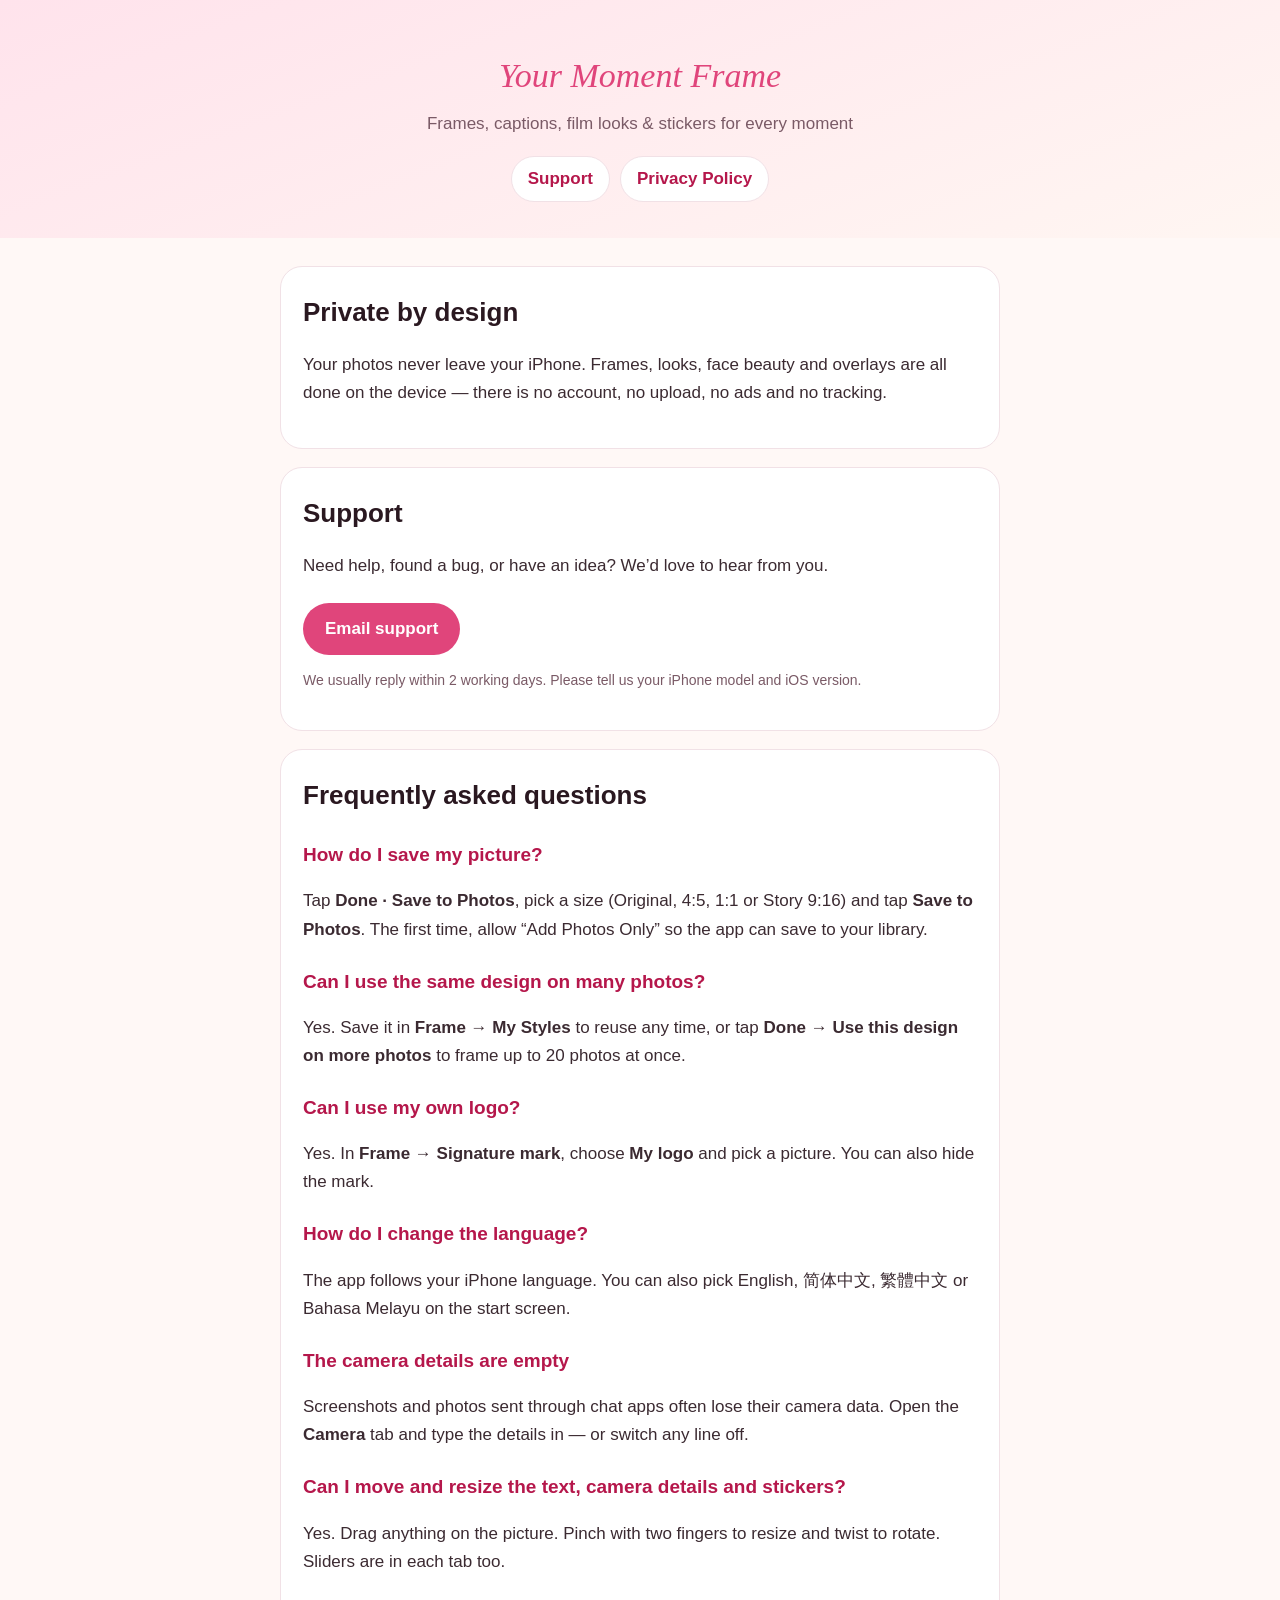
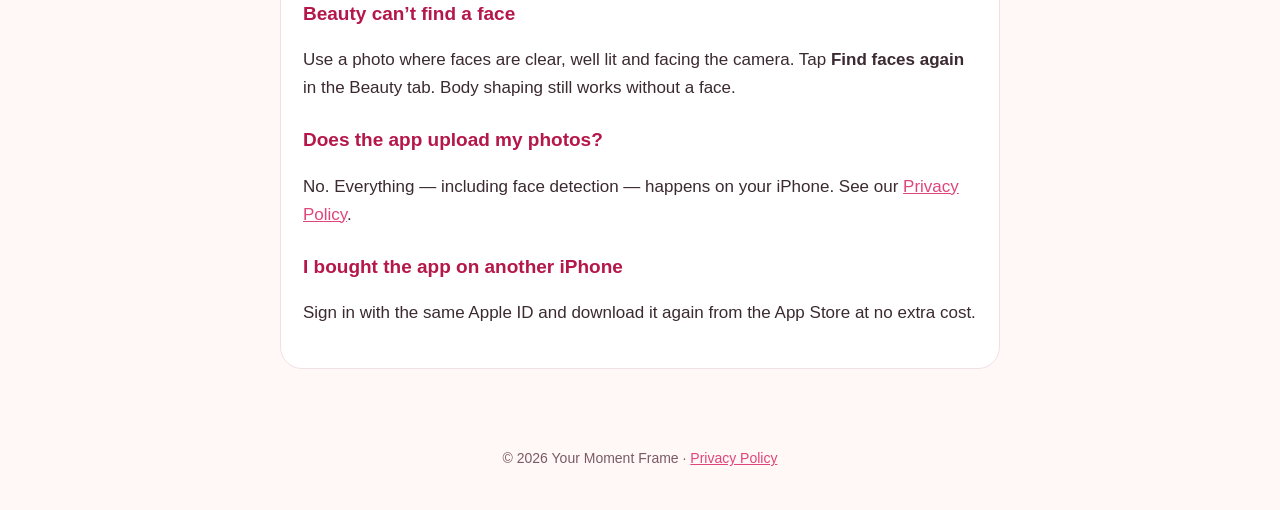
<file: index.html>
<!doctype html>
<html lang="en">
<head>
<meta charset="utf-8">
<meta name="viewport" content="width=device-width, initial-scale=1">
<title>Your Moment Frame — Support</title>
<meta name="description" content="Help and contact for Your Moment Frame, the photo frame, caption and beauty app for iPhone.">
<link rel="stylesheet" href="style.css">
</head>
<body>
<header>
  <p class="brand">Your Moment Frame</p>
  <p class="tag">Frames, captions, film looks & stickers for every moment</p>
  <nav><a href="index.html">Support</a><a href="privacy.html">Privacy Policy</a></nav>
</header>
<main>
  <section class="card">
    <h1>Private by design</h1>
    <p>Your photos never leave your iPhone. Frames, looks, face beauty and overlays are all done on the device — there is no account, no upload, no ads and no tracking.</p>
  </section>
  <section class="card">
    <h1>Support</h1>
    <p>Need help, found a bug, or have an idea? We’d love to hear from you.</p>
    <a class="btn" href="mailto:yonghing@ymail.com?subject=Your%20Moment%20Frame%20support">Email support</a>
    <p class="small">We usually reply within 2 working days. Please tell us your iPhone model and iOS version.</p>
  </section>
  <section class="card">
    <h1>Frequently asked questions</h1>
    <h2>How do I save my picture?</h2>
    <p>Tap <b>Done · Save to Photos</b>, pick a size (Original, 4:5, 1:1 or Story 9:16) and tap <b>Save to Photos</b>. The first time, allow “Add Photos Only” so the app can save to your library.</p>
    <h2>Can I use the same design on many photos?</h2>
    <p>Yes. Save it in <b>Frame → My Styles</b> to reuse any time, or tap <b>Done</b> → <b>Use this design on more photos</b> to frame up to 20 photos at once.</p>
    <h2>Can I use my own logo?</h2>
    <p>Yes. In <b>Frame → Signature mark</b>, choose <b>My logo</b> and pick a picture. You can also hide the mark.</p>
    <h2>How do I change the language?</h2>
    <p>The app follows your iPhone language. You can also pick English, 简体中文, 繁體中文 or Bahasa Melayu on the start screen.</p>
    <h2>The camera details are empty</h2>
    <p>Screenshots and photos sent through chat apps often lose their camera data. Open the <b>Camera</b> tab and type the details in — or switch any line off.</p>
    <h2>Can I move and resize the text, camera details and stickers?</h2>
    <p>Yes. Drag anything on the picture. Pinch with two fingers to resize and twist to rotate. Sliders are in each tab too.</p>
    <h2>Beauty can’t find a face</h2>
    <p>Use a photo where faces are clear, well lit and facing the camera. Tap <b>Find faces again</b> in the Beauty tab. Body shaping still works without a face.</p>
    <h2>Does the app upload my photos?</h2>
    <p>No. Everything — including face detection — happens on your iPhone. See our <a href="privacy.html">Privacy Policy</a>.</p>
    <h2>I bought the app on another iPhone</h2>
    <p>Sign in with the same Apple ID and download it again from the App Store at no extra cost.</p>
  </section>
</main>
<footer>© <span id="y">2026</span> Your Moment Frame · <a href="privacy.html">Privacy Policy</a></footer>
<script>document.getElementById('y').textContent=new Date().getFullYear()</script>
</body>
</html>
</file>
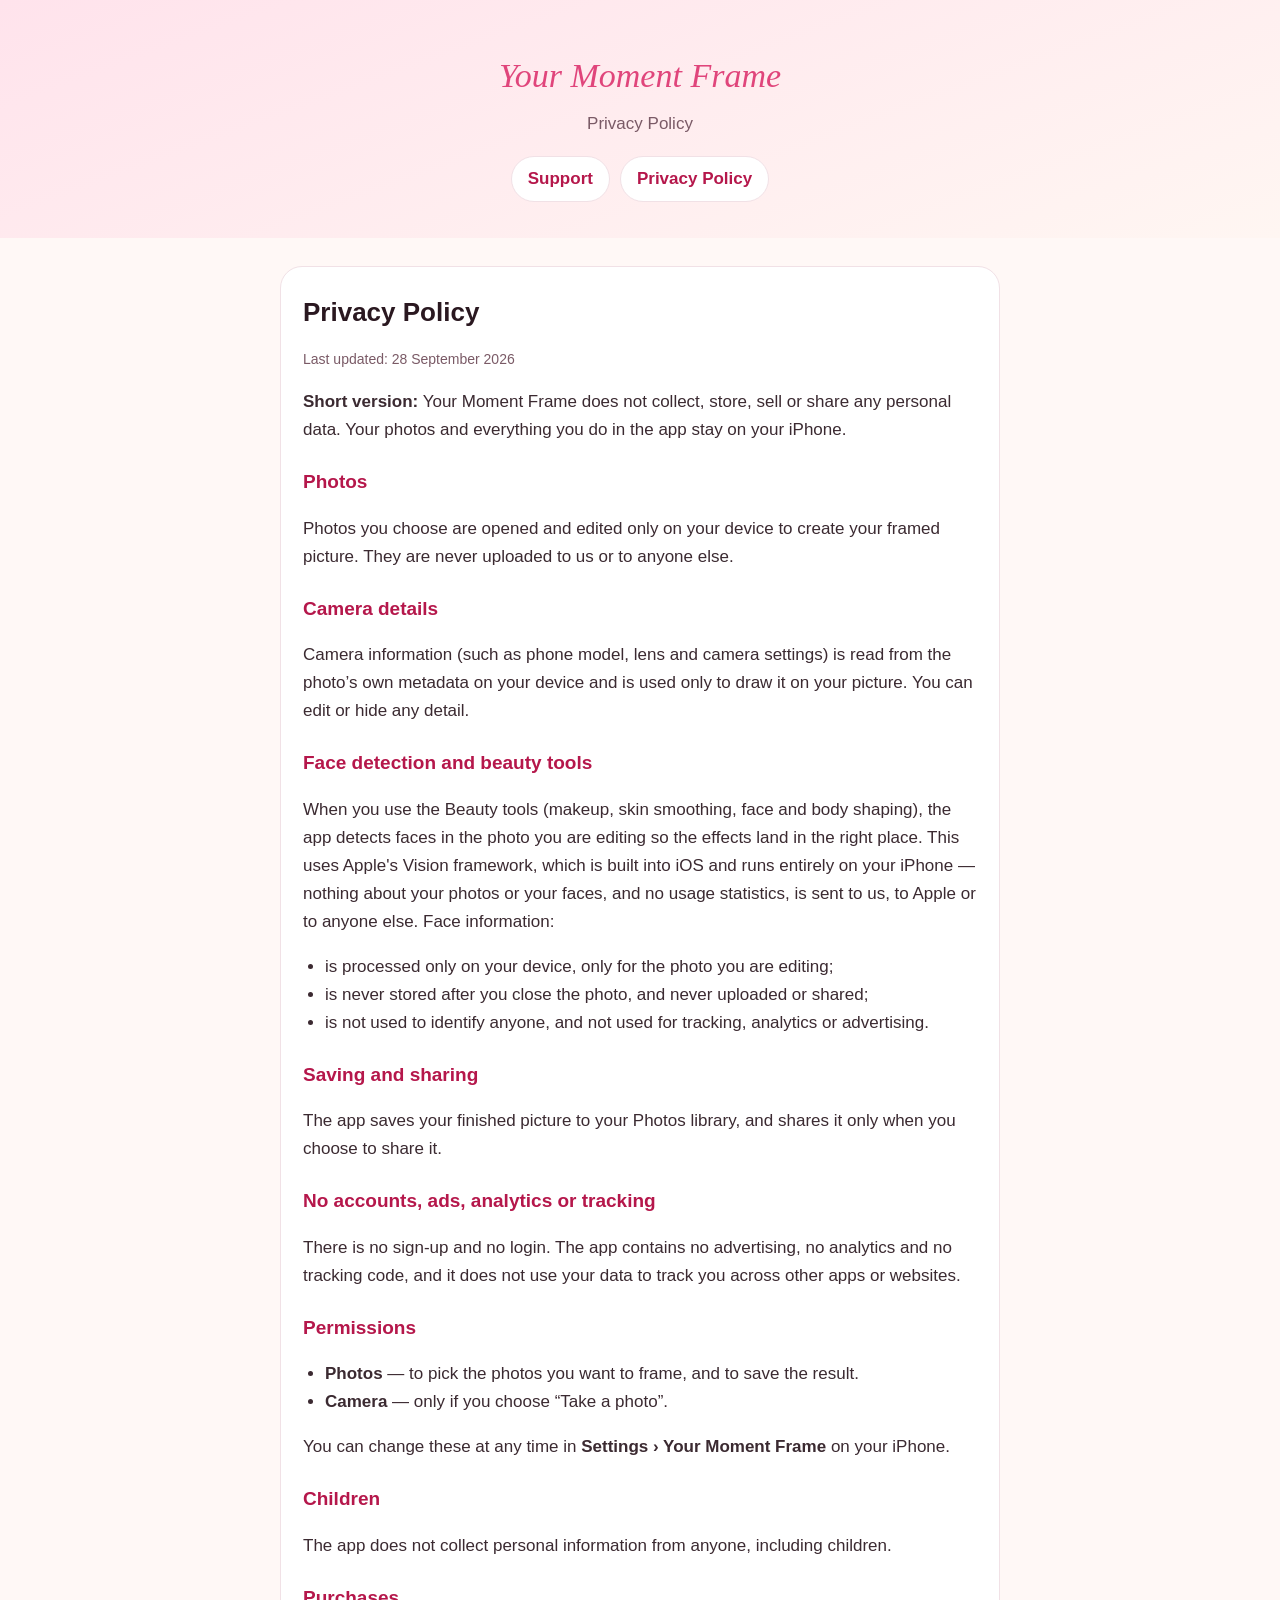
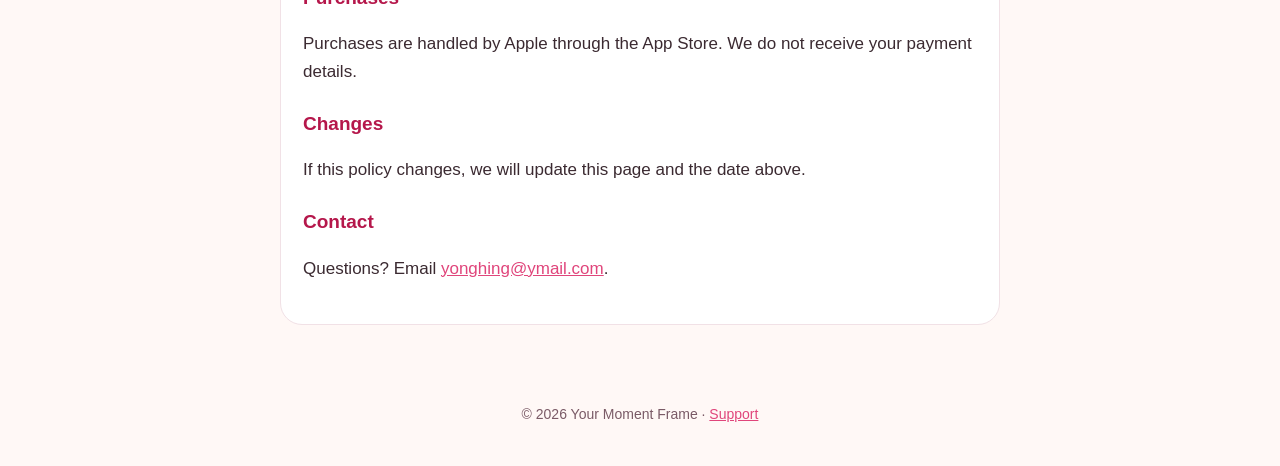
<file: privacy.html>
<!doctype html>
<html lang="en">
<head>
<meta charset="utf-8">
<meta name="viewport" content="width=device-width, initial-scale=1">
<title>Your Moment Frame — Privacy Policy</title>
<meta name="description" content="Privacy Policy for Your Moment Frame. No data collected — everything stays on your iPhone.">
<link rel="stylesheet" href="style.css">
</head>
<body>
<header>
  <p class="brand">Your Moment Frame</p>
  <p class="tag">Privacy Policy</p>
  <nav><a href="index.html">Support</a><a href="privacy.html">Privacy Policy</a></nav>
</header>
<main>
  <section class="card">
    <h1>Privacy Policy</h1>
    <p class="small">Last updated: 28 September 2026</p>
    <p><b>Short version:</b> Your Moment Frame does not collect, store, sell or share any personal data. Your photos and everything you do in the app stay on your iPhone.</p>

    <h2>Photos</h2>
    <p>Photos you choose are opened and edited only on your device to create your framed picture. They are never uploaded to us or to anyone else.</p>

    <h2>Camera details</h2>
    <p>Camera information (such as phone model, lens and camera settings) is read from the photo’s own metadata on your device and is used only to draw it on your picture. You can edit or hide any detail.</p>

    <h2>Face detection and beauty tools</h2>
    <p>When you use the Beauty tools (makeup, skin smoothing, face and body shaping), the app detects faces in the photo you are editing so the effects land in the right place. This uses Apple's Vision framework, which is built into iOS and runs entirely on your iPhone — nothing about your photos or your faces, and no usage statistics, is sent to us, to Apple or to anyone else. Face information:</p>
    <ul>
      <li>is processed only on your device, only for the photo you are editing;</li>
      <li>is never stored after you close the photo, and never uploaded or shared;</li>
      <li>is not used to identify anyone, and not used for tracking, analytics or advertising.</li>
    </ul>

    <h2>Saving and sharing</h2>
    <p>The app saves your finished picture to your Photos library, and shares it only when you choose to share it.</p>

    <h2>No accounts, ads, analytics or tracking</h2>
    <p>There is no sign-up and no login. The app contains no advertising, no analytics and no tracking code, and it does not use your data to track you across other apps or websites.</p>

    <h2>Permissions</h2>
    <ul>
      <li><b>Photos</b> — to pick the photos you want to frame, and to save the result.</li>
      <li><b>Camera</b> — only if you choose “Take a photo”.</li>
    </ul>
    <p>You can change these at any time in <b>Settings › Your Moment Frame</b> on your iPhone.</p>

    <h2>Children</h2>
    <p>The app does not collect personal information from anyone, including children.</p>

    <h2>Purchases</h2>
    <p>Purchases are handled by Apple through the App Store. We do not receive your payment details.</p>

    <h2>Changes</h2>
    <p>If this policy changes, we will update this page and the date above.</p>

    <h2>Contact</h2>
    <p>Questions? Email <a href="mailto:yonghing@ymail.com">yonghing@ymail.com</a>.</p>
  </section>
</main>
<footer>© <span id="y">2026</span> Your Moment Frame · <a href="index.html">Support</a></footer>
<script>document.getElementById('y').textContent=new Date().getFullYear()</script>
</body>
</html>
</file>
<file: style.css>
:root{--rose:#E0457B;--deep:#B5174B;--ink:#2A1820;--muted:#7A5A66;--bg:#FFF8F6;--card:#FFFFFF;--line:#F1E1E6}
*{box-sizing:border-box}
body{margin:0;background:var(--bg);color:var(--ink);font:17px/1.65 -apple-system,BlinkMacSystemFont,"Segoe UI",Roboto,Helvetica,Arial,sans-serif}
header{background:linear-gradient(160deg,#FFE3EC,#FFF6F2);padding:48px 20px 36px;text-align:center}
.brand{font-family:Georgia,"Times New Roman",serif;font-style:italic;font-size:34px;color:var(--rose);margin:0}
.tag{color:var(--muted);margin:6px 0 0}
nav{margin-top:18px;display:flex;gap:10px;justify-content:center;flex-wrap:wrap}
nav a{color:var(--deep);text-decoration:none;font-weight:600;border:1px solid var(--line);background:#fff;padding:8px 16px;border-radius:999px}
main{max-width:760px;margin:0 auto;padding:28px 20px 60px}
.card{background:var(--card);border:1px solid var(--line);border-radius:22px;padding:24px 22px;margin:0 0 18px}
h1{font-size:26px;margin:0 0 6px}
h2{font-size:19px;margin:22px 0 6px;color:var(--deep)}
p,li{color:#3B2A31}
ul{padding-left:22px}
.small{font-size:14px;color:var(--muted)}
a{color:var(--rose)}
.btn{display:inline-block;background:var(--rose);color:#fff;text-decoration:none;font-weight:700;padding:12px 22px;border-radius:999px;margin-top:6px}
footer{text-align:center;color:var(--muted);font-size:14px;padding:0 20px 40px}
</file>
